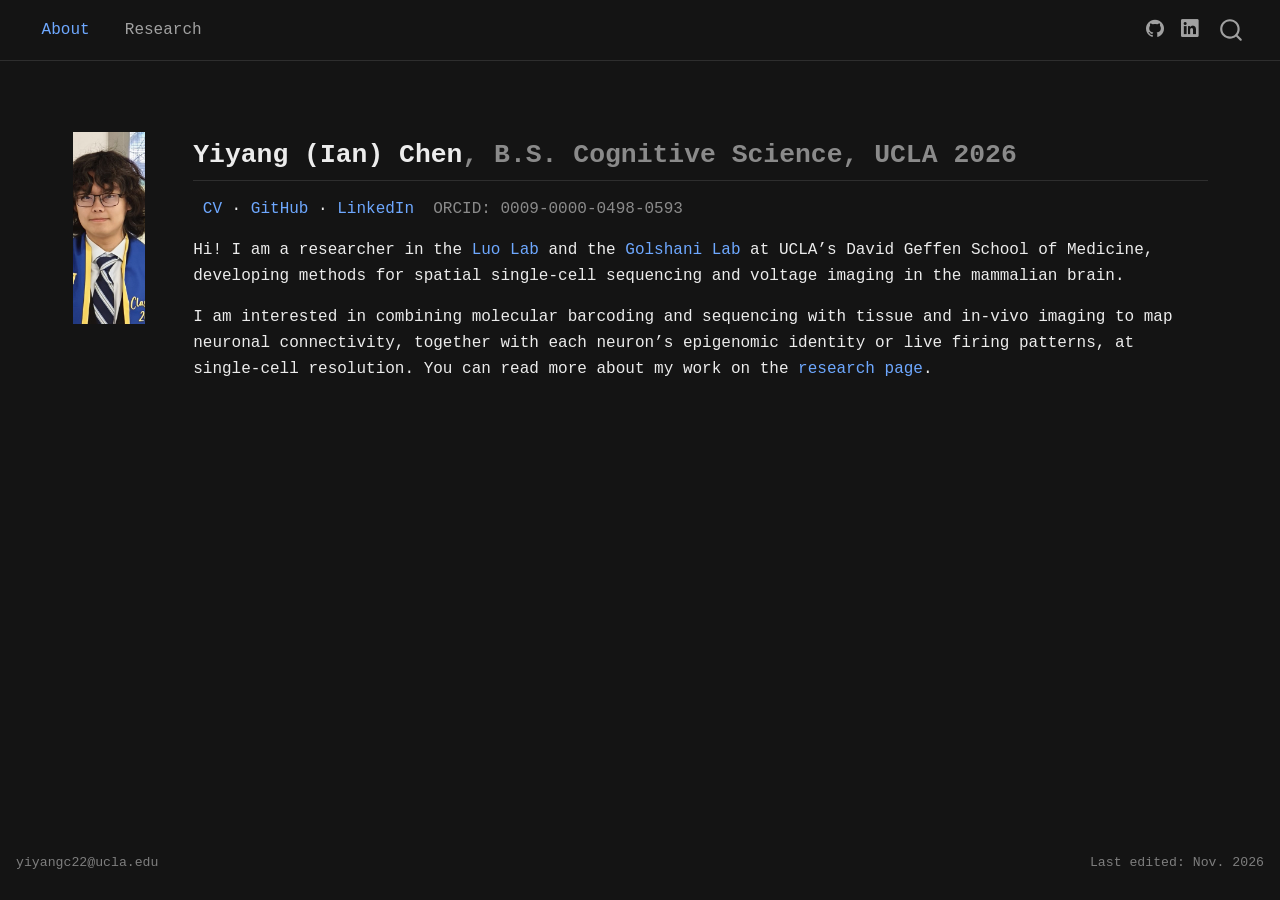
<file: docs/index.html>
<!DOCTYPE html>
<html xmlns="http://www.w3.org/1999/xhtml" lang="en" xml:lang="en"><head>

<meta charset="utf-8">
<meta name="generator" content="quarto-1.8.25">

<meta name="viewport" content="width=device-width, initial-scale=1.0, user-scalable=yes">


<title>About - Yiyang Chen</title>
<style>
code{white-space: pre-wrap;}
span.smallcaps{font-variant: small-caps;}
div.columns{display: flex; gap: min(4vw, 1.5em);}
div.column{flex: auto; overflow-x: auto;}
div.hanging-indent{margin-left: 1.5em; text-indent: -1.5em;}
ul.task-list{list-style: none;}
ul.task-list li input[type="checkbox"] {
  width: 0.8em;
  margin: 0 0.8em 0.2em -1em; /* quarto-specific, see https://github.com/quarto-dev/quarto-cli/issues/4556 */ 
  vertical-align: middle;
}
</style>


<script src="site_libs/quarto-nav/quarto-nav.js"></script>
<script src="site_libs/clipboard/clipboard.min.js"></script>
<script src="site_libs/quarto-search/autocomplete.umd.js"></script>
<script src="site_libs/quarto-search/fuse.min.js"></script>
<script src="site_libs/quarto-search/quarto-search.js"></script>
<meta name="quarto:offset" content="./">
<link href="./images/favicon.png" rel="icon" type="image/png">
<script src="site_libs/quarto-html/quarto.js" type="module"></script>
<script src="site_libs/quarto-html/tabsets/tabsets.js" type="module"></script>
<script src="site_libs/quarto-html/axe/axe-check.js" type="module"></script>
<script src="site_libs/quarto-html/popper.min.js"></script>
<script src="site_libs/quarto-html/tippy.umd.min.js"></script>
<script src="site_libs/quarto-html/anchor.min.js"></script>
<link href="site_libs/quarto-html/tippy.css" rel="stylesheet">
<link href="site_libs/quarto-html/quarto-syntax-highlighting-dark-5c21340bcb3b1b4e950610523fa1ad9a.css" rel="stylesheet" id="quarto-text-highlighting-styles">
<script src="site_libs/bootstrap/bootstrap.min.js"></script>
<link href="site_libs/bootstrap/bootstrap-icons.css" rel="stylesheet">
<link href="site_libs/bootstrap/bootstrap-53f50ae019058de80d98bcae529fa618.min.css" rel="stylesheet" append-hash="true" id="quarto-bootstrap" data-mode="dark">
<script id="quarto-search-options" type="application/json">{
  "location": "navbar",
  "copy-button": false,
  "collapse-after": 3,
  "panel-placement": "end",
  "type": "overlay",
  "limit": 50,
  "keyboard-shortcut": [
    "f",
    "/",
    "s"
  ],
  "show-item-context": false,
  "language": {
    "search-no-results-text": "No results",
    "search-matching-documents-text": "matching documents",
    "search-copy-link-title": "Copy link to search",
    "search-hide-matches-text": "Hide additional matches",
    "search-more-match-text": "more match in this document",
    "search-more-matches-text": "more matches in this document",
    "search-clear-button-title": "Clear",
    "search-text-placeholder": "",
    "search-detached-cancel-button-title": "Cancel",
    "search-submit-button-title": "Submit",
    "search-label": "Search"
  }
}</script>


</head>

<body class="nav-fixed quarto-light">

<div id="quarto-search-results"></div>
  <header id="quarto-header" class="headroom fixed-top">
    <nav class="navbar navbar-expand-lg " data-bs-theme="dark">
      <div class="navbar-container container-fluid">
      <div class="navbar-brand-container mx-auto">
    <a href="./index.html" class="navbar-brand navbar-brand-logo">
    </a>
  </div>
            <div id="quarto-search" class="" title="Search"></div>
          <button class="navbar-toggler" type="button" data-bs-toggle="collapse" data-bs-target="#navbarCollapse" aria-controls="navbarCollapse" role="menu" aria-expanded="false" aria-label="Toggle navigation" onclick="if (window.quartoToggleHeadroom) { window.quartoToggleHeadroom(); }">
  <span class="navbar-toggler-icon"></span>
</button>
          <div class="collapse navbar-collapse" id="navbarCollapse">
            <ul class="navbar-nav navbar-nav-scroll me-auto">
  <li class="nav-item">
    <a class="nav-link active" href="./index.html" aria-current="page"> 
<span class="menu-text">About</span></a>
  </li>  
  <li class="nav-item">
    <a class="nav-link" href="./research.html"> 
<span class="menu-text">Research</span></a>
  </li>  
</ul>
            <ul class="navbar-nav navbar-nav-scroll ms-auto">
  <li class="nav-item compact">
    <a class="nav-link" href="https://github.com/yiyangc22"> <i class="bi bi-github" role="img" aria-label="GitHub">
</i> 
<span class="menu-text"></span></a>
  </li>  
  <li class="nav-item compact">
    <a class="nav-link" href="https://linkedin.com/in/ianchen5432953"> <i class="bi bi-linkedin" role="img" aria-label="LinkedIn">
</i> 
<span class="menu-text"></span></a>
  </li>  
</ul>
          </div> <!-- /navcollapse -->
            <div class="quarto-navbar-tools">
</div>
      </div> <!-- /container-fluid -->
    </nav>
</header>
<!-- content -->
<div id="quarto-content" class="quarto-container page-columns page-rows-contents page-layout-full page-navbar">
<!-- sidebar -->
<!-- margin-sidebar -->
    
<!-- main -->
<main class="content column-page" id="quarto-document-content"><header id="title-block-header" class="quarto-title-block"></header>




<div class="hero">
<p><br> <img src="images/portrait.jpg" class="portrait img-fluid"></p>
<section id="yiyang-ian-chen-b.s.-cognitive-science-ucla-2026" class="level2">
<h2 class="anchored" data-anchor-id="yiyang-ian-chen-b.s.-cognitive-science-ucla-2026">Yiyang (Ian) Chen<span style="color: rgba(255,255,255,0.5);">, B.S. Cognitive Science, UCLA 2026</span></h2>
<p>&nbsp;<a href="files/CV_A08.pdf">CV</a> · <a href="https://github.com/yiyangc22">GitHub</a> · <a href="https://www.linkedin.com/in/ianchen5432953/">LinkedIn</a>&nbsp;&nbsp;<span style="color: rgba(255,255,255,0.5);">ORCID: 0009-0000-0498-0593</span></p>
<p>Hi! I am a researcher in the <a href="https://luogenomics.github.io/">Luo Lab</a> and the <a href="https://golshanilab.neurology.ucla.edu/">Golshani Lab</a> at UCLA’s David Geffen School of Medicine, developing methods for spatial single-cell sequencing and voltage imaging in the mammalian brain.</p>
<p>I am interested in combining molecular barcoding and sequencing with tissue and in-vivo imaging to map neuronal connectivity, together with each neuron’s epigenomic identity or live firing patterns, at single-cell resolution. You can read more about my work on the <a href="./research.html">research page</a>.</p>
</section>
</div>



</main> <!-- /main -->
<script id="quarto-html-after-body" type="application/javascript">
  window.document.addEventListener("DOMContentLoaded", function (event) {
    const icon = "";
    const anchorJS = new window.AnchorJS();
    anchorJS.options = {
      placement: 'right',
      icon: icon
    };
    anchorJS.add('.anchored');
    const isCodeAnnotation = (el) => {
      for (const clz of el.classList) {
        if (clz.startsWith('code-annotation-')) {                     
          return true;
        }
      }
      return false;
    }
    const onCopySuccess = function(e) {
      // button target
      const button = e.trigger;
      // don't keep focus
      button.blur();
      // flash "checked"
      button.classList.add('code-copy-button-checked');
      var currentTitle = button.getAttribute("title");
      button.setAttribute("title", "Copied!");
      let tooltip;
      if (window.bootstrap) {
        button.setAttribute("data-bs-toggle", "tooltip");
        button.setAttribute("data-bs-placement", "left");
        button.setAttribute("data-bs-title", "Copied!");
        tooltip = new bootstrap.Tooltip(button, 
          { trigger: "manual", 
            customClass: "code-copy-button-tooltip",
            offset: [0, -8]});
        tooltip.show();    
      }
      setTimeout(function() {
        if (tooltip) {
          tooltip.hide();
          button.removeAttribute("data-bs-title");
          button.removeAttribute("data-bs-toggle");
          button.removeAttribute("data-bs-placement");
        }
        button.setAttribute("title", currentTitle);
        button.classList.remove('code-copy-button-checked');
      }, 1000);
      // clear code selection
      e.clearSelection();
    }
    const getTextToCopy = function(trigger) {
      const outerScaffold = trigger.parentElement.cloneNode(true);
      const codeEl = outerScaffold.querySelector('code');
      for (const childEl of codeEl.children) {
        if (isCodeAnnotation(childEl)) {
          childEl.remove();
        }
      }
      return codeEl.innerText;
    }
    const clipboard = new window.ClipboardJS('.code-copy-button:not([data-in-quarto-modal])', {
      text: getTextToCopy
    });
    clipboard.on('success', onCopySuccess);
    if (window.document.getElementById('quarto-embedded-source-code-modal')) {
      const clipboardModal = new window.ClipboardJS('.code-copy-button[data-in-quarto-modal]', {
        text: getTextToCopy,
        container: window.document.getElementById('quarto-embedded-source-code-modal')
      });
      clipboardModal.on('success', onCopySuccess);
    }
      var localhostRegex = new RegExp(/^(?:http|https):\/\/localhost\:?[0-9]*\//);
      var mailtoRegex = new RegExp(/^mailto:/);
        var filterRegex = new RegExp('/' + window.location.host + '/');
      var isInternal = (href) => {
          return filterRegex.test(href) || localhostRegex.test(href) || mailtoRegex.test(href);
      }
      // Inspect non-navigation links and adorn them if external
     var links = window.document.querySelectorAll('a[href]:not(.nav-link):not(.navbar-brand):not(.toc-action):not(.sidebar-link):not(.sidebar-item-toggle):not(.pagination-link):not(.no-external):not([aria-hidden]):not(.dropdown-item):not(.quarto-navigation-tool):not(.about-link)');
      for (var i=0; i<links.length; i++) {
        const link = links[i];
        if (!isInternal(link.href)) {
          // undo the damage that might have been done by quarto-nav.js in the case of
          // links that we want to consider external
          if (link.dataset.originalHref !== undefined) {
            link.href = link.dataset.originalHref;
          }
        }
      }
    function tippyHover(el, contentFn, onTriggerFn, onUntriggerFn) {
      const config = {
        allowHTML: true,
        maxWidth: 500,
        delay: 100,
        arrow: false,
        appendTo: function(el) {
            return el.parentElement;
        },
        interactive: true,
        interactiveBorder: 10,
        theme: 'quarto',
        placement: 'bottom-start',
      };
      if (contentFn) {
        config.content = contentFn;
      }
      if (onTriggerFn) {
        config.onTrigger = onTriggerFn;
      }
      if (onUntriggerFn) {
        config.onUntrigger = onUntriggerFn;
      }
      window.tippy(el, config); 
    }
    const noterefs = window.document.querySelectorAll('a[role="doc-noteref"]');
    for (var i=0; i<noterefs.length; i++) {
      const ref = noterefs[i];
      tippyHover(ref, function() {
        // use id or data attribute instead here
        let href = ref.getAttribute('data-footnote-href') || ref.getAttribute('href');
        try { href = new URL(href).hash; } catch {}
        const id = href.replace(/^#\/?/, "");
        const note = window.document.getElementById(id);
        if (note) {
          return note.innerHTML;
        } else {
          return "";
        }
      });
    }
    const xrefs = window.document.querySelectorAll('a.quarto-xref');
    const processXRef = (id, note) => {
      // Strip column container classes
      const stripColumnClz = (el) => {
        el.classList.remove("page-full", "page-columns");
        if (el.children) {
          for (const child of el.children) {
            stripColumnClz(child);
          }
        }
      }
      stripColumnClz(note)
      if (id === null || id.startsWith('sec-')) {
        // Special case sections, only their first couple elements
        const container = document.createElement("div");
        if (note.children && note.children.length > 2) {
          container.appendChild(note.children[0].cloneNode(true));
          for (let i = 1; i < note.children.length; i++) {
            const child = note.children[i];
            if (child.tagName === "P" && child.innerText === "") {
              continue;
            } else {
              container.appendChild(child.cloneNode(true));
              break;
            }
          }
          if (window.Quarto?.typesetMath) {
            window.Quarto.typesetMath(container);
          }
          return container.innerHTML
        } else {
          if (window.Quarto?.typesetMath) {
            window.Quarto.typesetMath(note);
          }
          return note.innerHTML;
        }
      } else {
        // Remove any anchor links if they are present
        const anchorLink = note.querySelector('a.anchorjs-link');
        if (anchorLink) {
          anchorLink.remove();
        }
        if (window.Quarto?.typesetMath) {
          window.Quarto.typesetMath(note);
        }
        if (note.classList.contains("callout")) {
          return note.outerHTML;
        } else {
          return note.innerHTML;
        }
      }
    }
    for (var i=0; i<xrefs.length; i++) {
      const xref = xrefs[i];
      tippyHover(xref, undefined, function(instance) {
        instance.disable();
        let url = xref.getAttribute('href');
        let hash = undefined; 
        if (url.startsWith('#')) {
          hash = url;
        } else {
          try { hash = new URL(url).hash; } catch {}
        }
        if (hash) {
          const id = hash.replace(/^#\/?/, "");
          const note = window.document.getElementById(id);
          if (note !== null) {
            try {
              const html = processXRef(id, note.cloneNode(true));
              instance.setContent(html);
            } finally {
              instance.enable();
              instance.show();
            }
          } else {
            // See if we can fetch this
            fetch(url.split('#')[0])
            .then(res => res.text())
            .then(html => {
              const parser = new DOMParser();
              const htmlDoc = parser.parseFromString(html, "text/html");
              const note = htmlDoc.getElementById(id);
              if (note !== null) {
                const html = processXRef(id, note);
                instance.setContent(html);
              } 
            }).finally(() => {
              instance.enable();
              instance.show();
            });
          }
        } else {
          // See if we can fetch a full url (with no hash to target)
          // This is a special case and we should probably do some content thinning / targeting
          fetch(url)
          .then(res => res.text())
          .then(html => {
            const parser = new DOMParser();
            const htmlDoc = parser.parseFromString(html, "text/html");
            const note = htmlDoc.querySelector('main.content');
            if (note !== null) {
              // This should only happen for chapter cross references
              // (since there is no id in the URL)
              // remove the first header
              if (note.children.length > 0 && note.children[0].tagName === "HEADER") {
                note.children[0].remove();
              }
              const html = processXRef(null, note);
              instance.setContent(html);
            } 
          }).finally(() => {
            instance.enable();
            instance.show();
          });
        }
      }, function(instance) {
      });
    }
        let selectedAnnoteEl;
        const selectorForAnnotation = ( cell, annotation) => {
          let cellAttr = 'data-code-cell="' + cell + '"';
          let lineAttr = 'data-code-annotation="' +  annotation + '"';
          const selector = 'span[' + cellAttr + '][' + lineAttr + ']';
          return selector;
        }
        const selectCodeLines = (annoteEl) => {
          const doc = window.document;
          const targetCell = annoteEl.getAttribute("data-target-cell");
          const targetAnnotation = annoteEl.getAttribute("data-target-annotation");
          const annoteSpan = window.document.querySelector(selectorForAnnotation(targetCell, targetAnnotation));
          const lines = annoteSpan.getAttribute("data-code-lines").split(",");
          const lineIds = lines.map((line) => {
            return targetCell + "-" + line;
          })
          let top = null;
          let height = null;
          let parent = null;
          if (lineIds.length > 0) {
              //compute the position of the single el (top and bottom and make a div)
              const el = window.document.getElementById(lineIds[0]);
              top = el.offsetTop;
              height = el.offsetHeight;
              parent = el.parentElement.parentElement;
            if (lineIds.length > 1) {
              const lastEl = window.document.getElementById(lineIds[lineIds.length - 1]);
              const bottom = lastEl.offsetTop + lastEl.offsetHeight;
              height = bottom - top;
            }
            if (top !== null && height !== null && parent !== null) {
              // cook up a div (if necessary) and position it 
              let div = window.document.getElementById("code-annotation-line-highlight");
              if (div === null) {
                div = window.document.createElement("div");
                div.setAttribute("id", "code-annotation-line-highlight");
                div.style.position = 'absolute';
                parent.appendChild(div);
              }
              div.style.top = top - 2 + "px";
              div.style.height = height + 4 + "px";
              div.style.left = 0;
              let gutterDiv = window.document.getElementById("code-annotation-line-highlight-gutter");
              if (gutterDiv === null) {
                gutterDiv = window.document.createElement("div");
                gutterDiv.setAttribute("id", "code-annotation-line-highlight-gutter");
                gutterDiv.style.position = 'absolute';
                const codeCell = window.document.getElementById(targetCell);
                const gutter = codeCell.querySelector('.code-annotation-gutter');
                gutter.appendChild(gutterDiv);
              }
              gutterDiv.style.top = top - 2 + "px";
              gutterDiv.style.height = height + 4 + "px";
            }
            selectedAnnoteEl = annoteEl;
          }
        };
        const unselectCodeLines = () => {
          const elementsIds = ["code-annotation-line-highlight", "code-annotation-line-highlight-gutter"];
          elementsIds.forEach((elId) => {
            const div = window.document.getElementById(elId);
            if (div) {
              div.remove();
            }
          });
          selectedAnnoteEl = undefined;
        };
          // Handle positioning of the toggle
      window.addEventListener(
        "resize",
        throttle(() => {
          elRect = undefined;
          if (selectedAnnoteEl) {
            selectCodeLines(selectedAnnoteEl);
          }
        }, 10)
      );
      function throttle(fn, ms) {
      let throttle = false;
      let timer;
        return (...args) => {
          if(!throttle) { // first call gets through
              fn.apply(this, args);
              throttle = true;
          } else { // all the others get throttled
              if(timer) clearTimeout(timer); // cancel #2
              timer = setTimeout(() => {
                fn.apply(this, args);
                timer = throttle = false;
              }, ms);
          }
        };
      }
        // Attach click handler to the DT
        const annoteDls = window.document.querySelectorAll('dt[data-target-cell]');
        for (const annoteDlNode of annoteDls) {
          annoteDlNode.addEventListener('click', (event) => {
            const clickedEl = event.target;
            if (clickedEl !== selectedAnnoteEl) {
              unselectCodeLines();
              const activeEl = window.document.querySelector('dt[data-target-cell].code-annotation-active');
              if (activeEl) {
                activeEl.classList.remove('code-annotation-active');
              }
              selectCodeLines(clickedEl);
              clickedEl.classList.add('code-annotation-active');
            } else {
              // Unselect the line
              unselectCodeLines();
              clickedEl.classList.remove('code-annotation-active');
            }
          });
        }
    const findCites = (el) => {
      const parentEl = el.parentElement;
      if (parentEl) {
        const cites = parentEl.dataset.cites;
        if (cites) {
          return {
            el,
            cites: cites.split(' ')
          };
        } else {
          return findCites(el.parentElement)
        }
      } else {
        return undefined;
      }
    };
    var bibliorefs = window.document.querySelectorAll('a[role="doc-biblioref"]');
    for (var i=0; i<bibliorefs.length; i++) {
      const ref = bibliorefs[i];
      const citeInfo = findCites(ref);
      if (citeInfo) {
        tippyHover(citeInfo.el, function() {
          var popup = window.document.createElement('div');
          citeInfo.cites.forEach(function(cite) {
            var citeDiv = window.document.createElement('div');
            citeDiv.classList.add('hanging-indent');
            citeDiv.classList.add('csl-entry');
            var biblioDiv = window.document.getElementById('ref-' + cite);
            if (biblioDiv) {
              citeDiv.innerHTML = biblioDiv.innerHTML;
            }
            popup.appendChild(citeDiv);
          });
          return popup.innerHTML;
        });
      }
    }
  });
  </script>
</div> <!-- /content -->
<footer class="footer">
  <div class="nav-footer">
    <div class="nav-footer-left">
<p><a href="mailto:yiyangc22@ucla.edu">yiyangc22@ucla.edu</a></p>
</div>   
    <div class="nav-footer-center">
      &nbsp;
    </div>
    <div class="nav-footer-right">
<p>Last edited: Nov.&nbsp;2026</p>
</div>
  </div>
</footer>




</body></html>
</file>
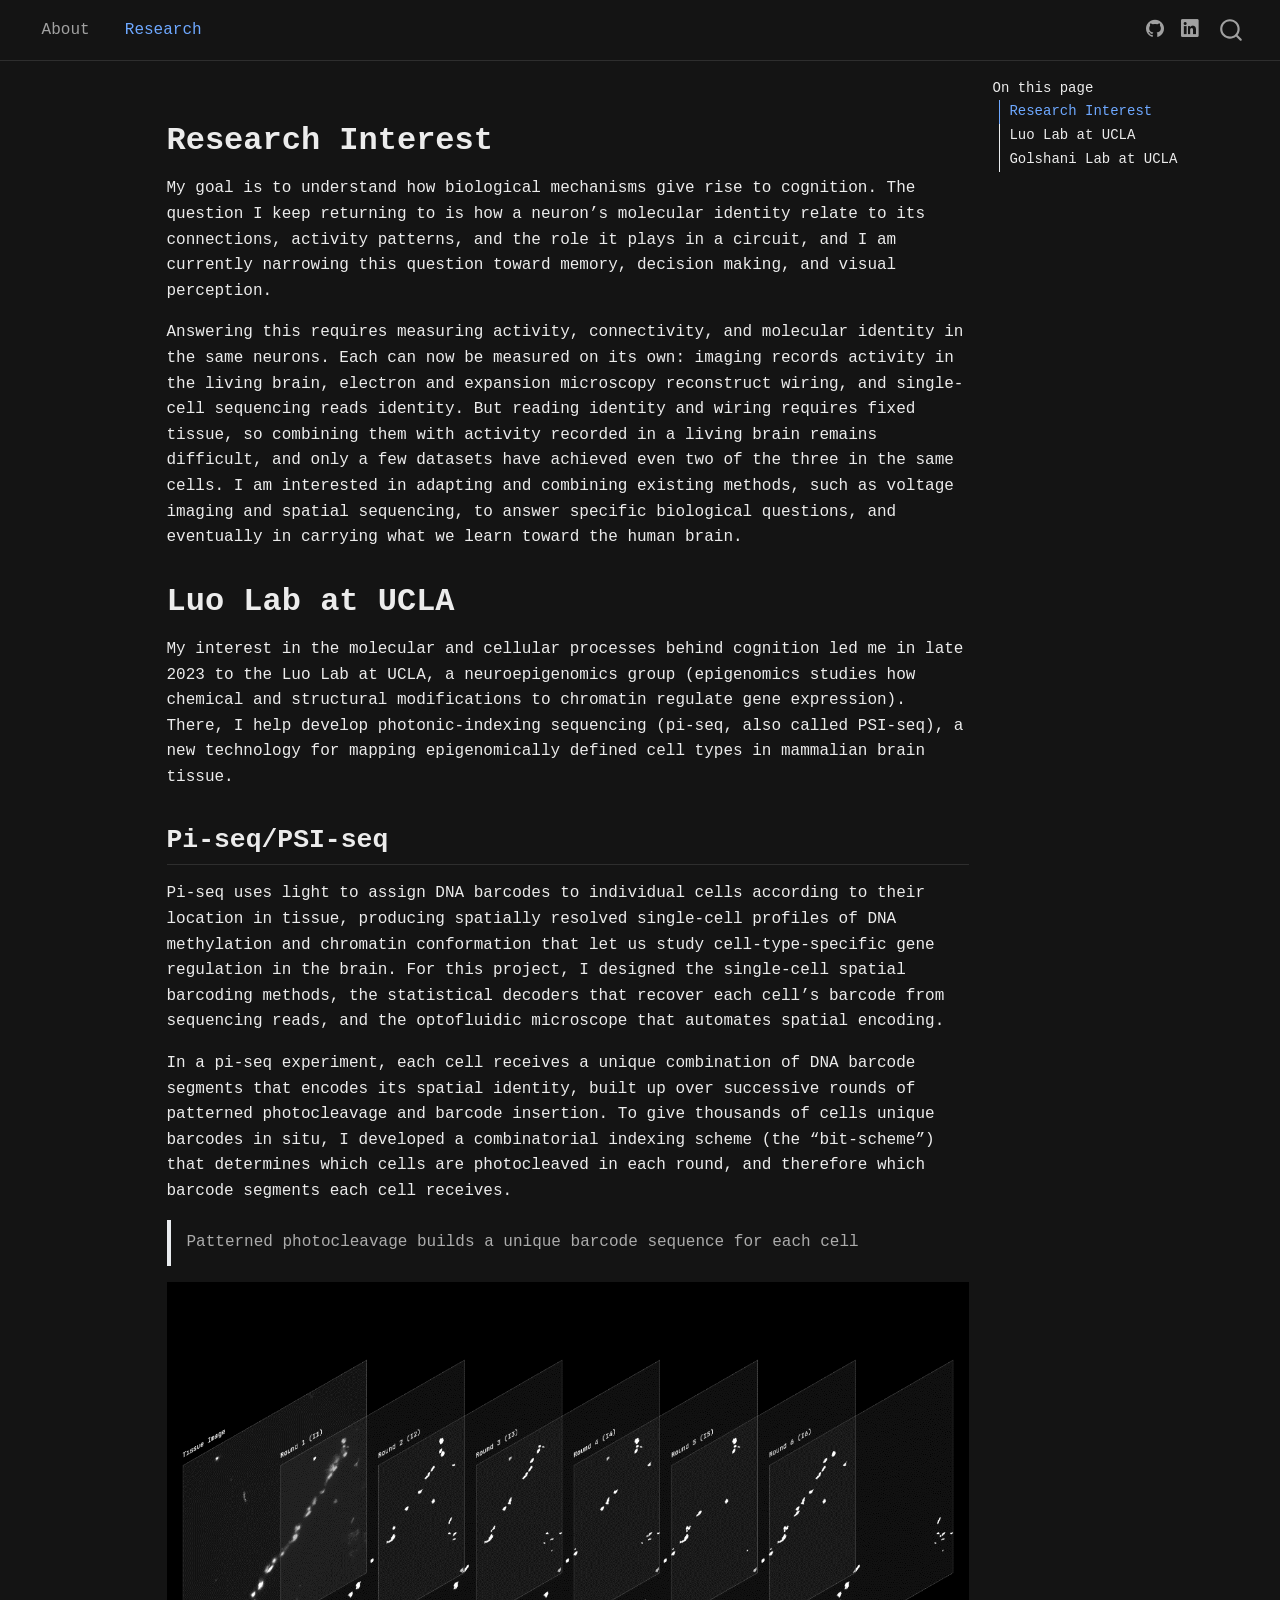
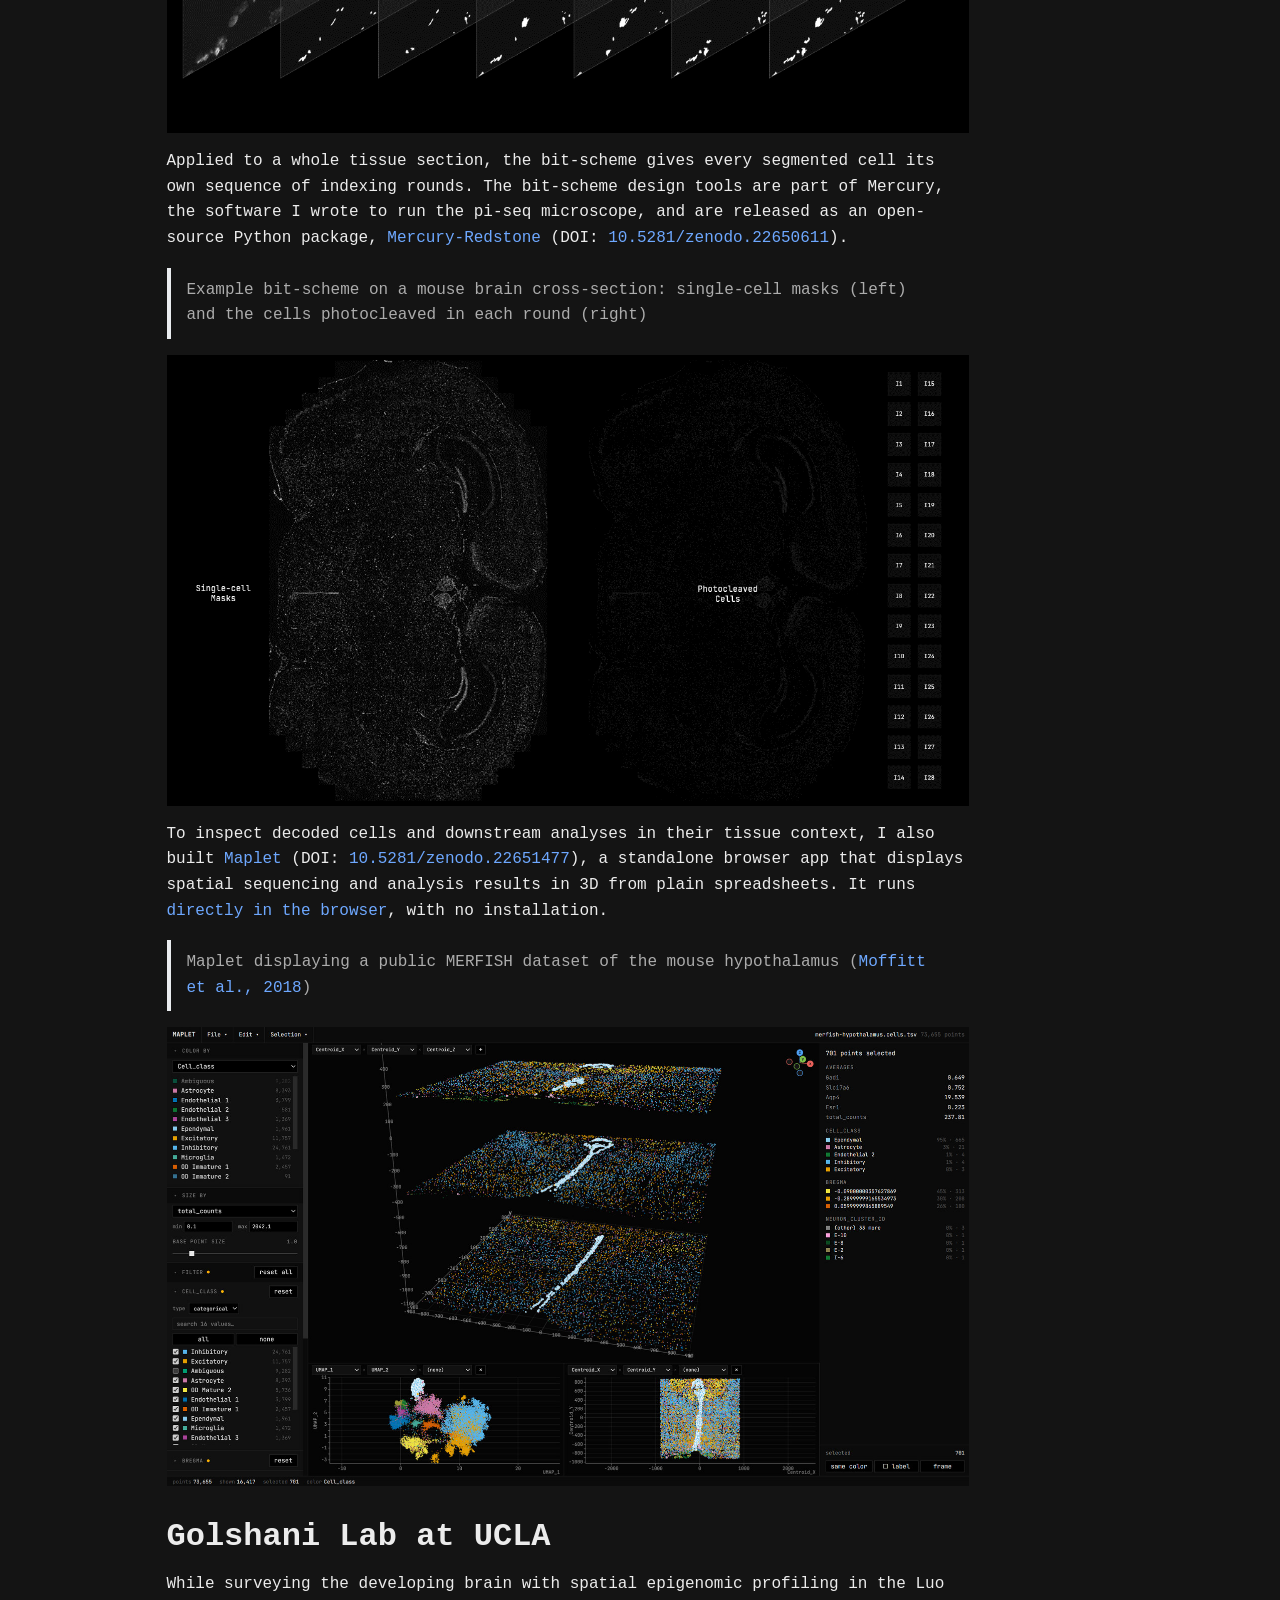
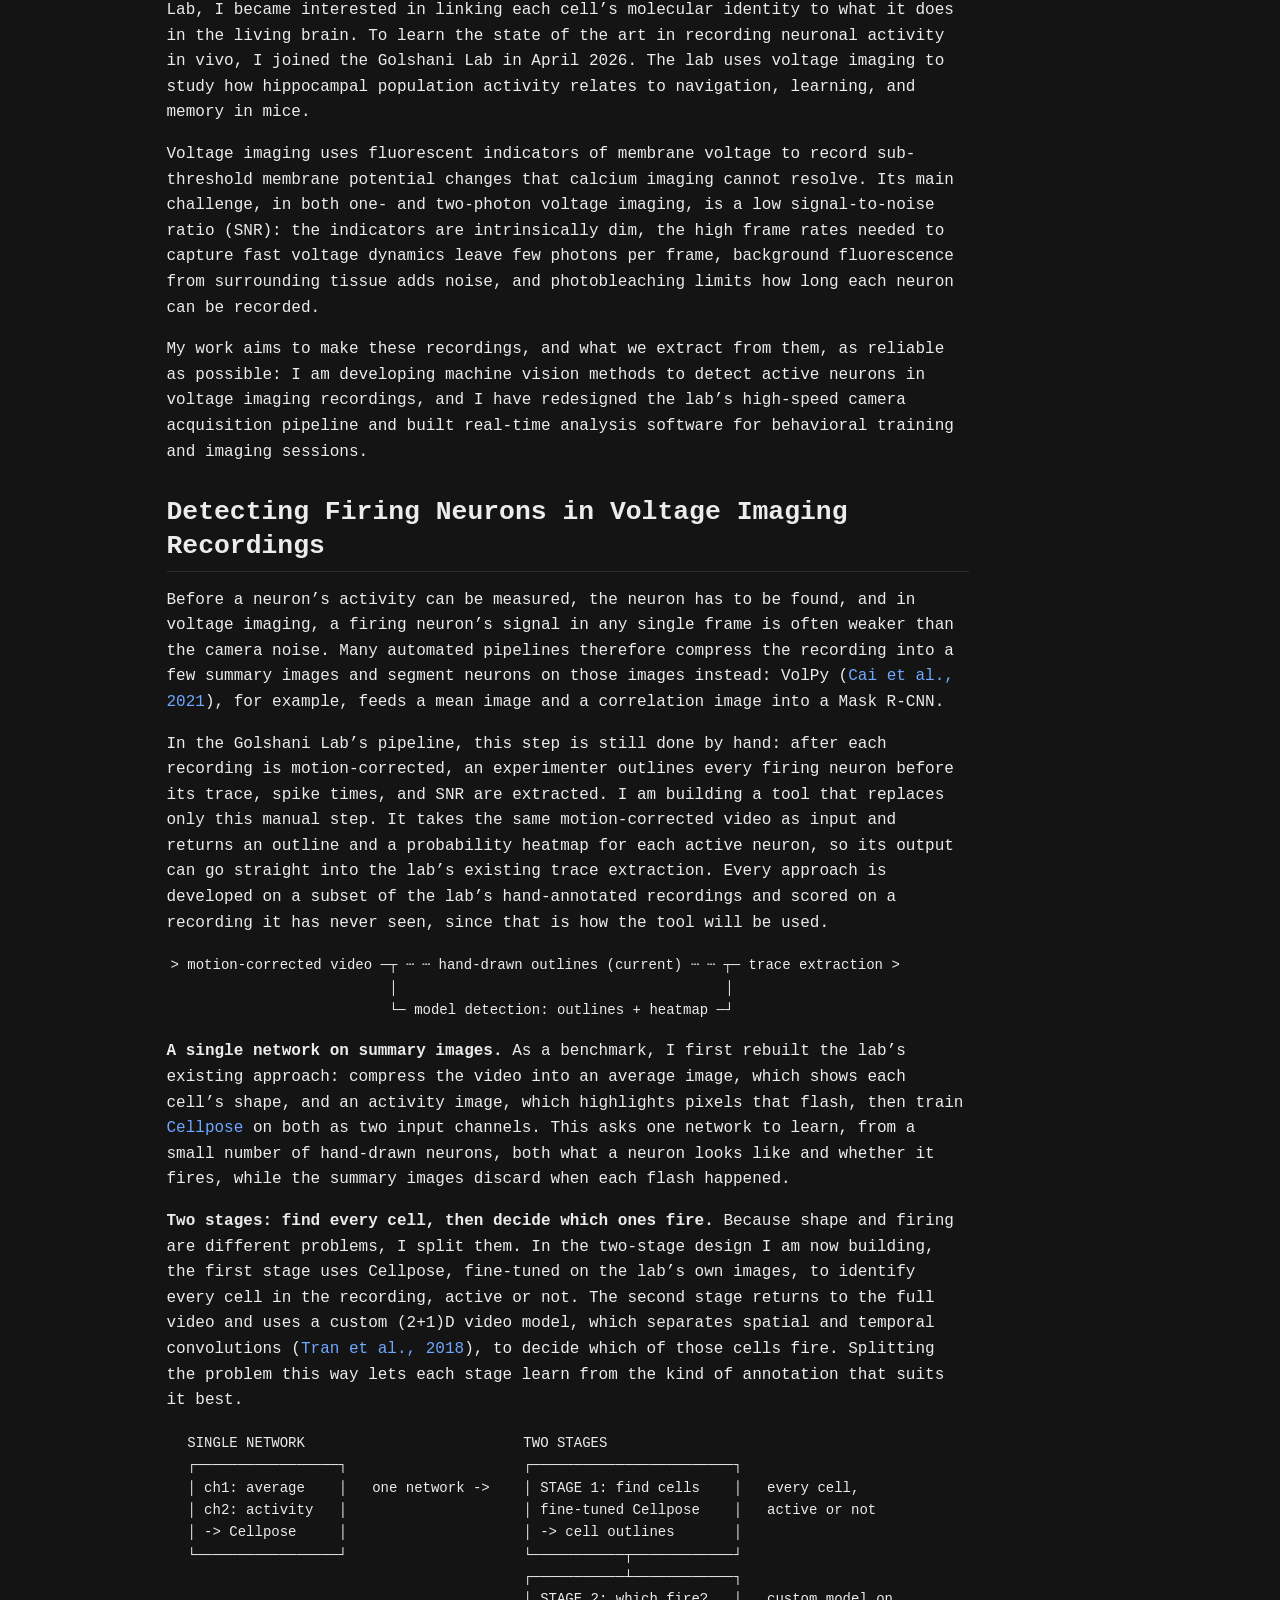
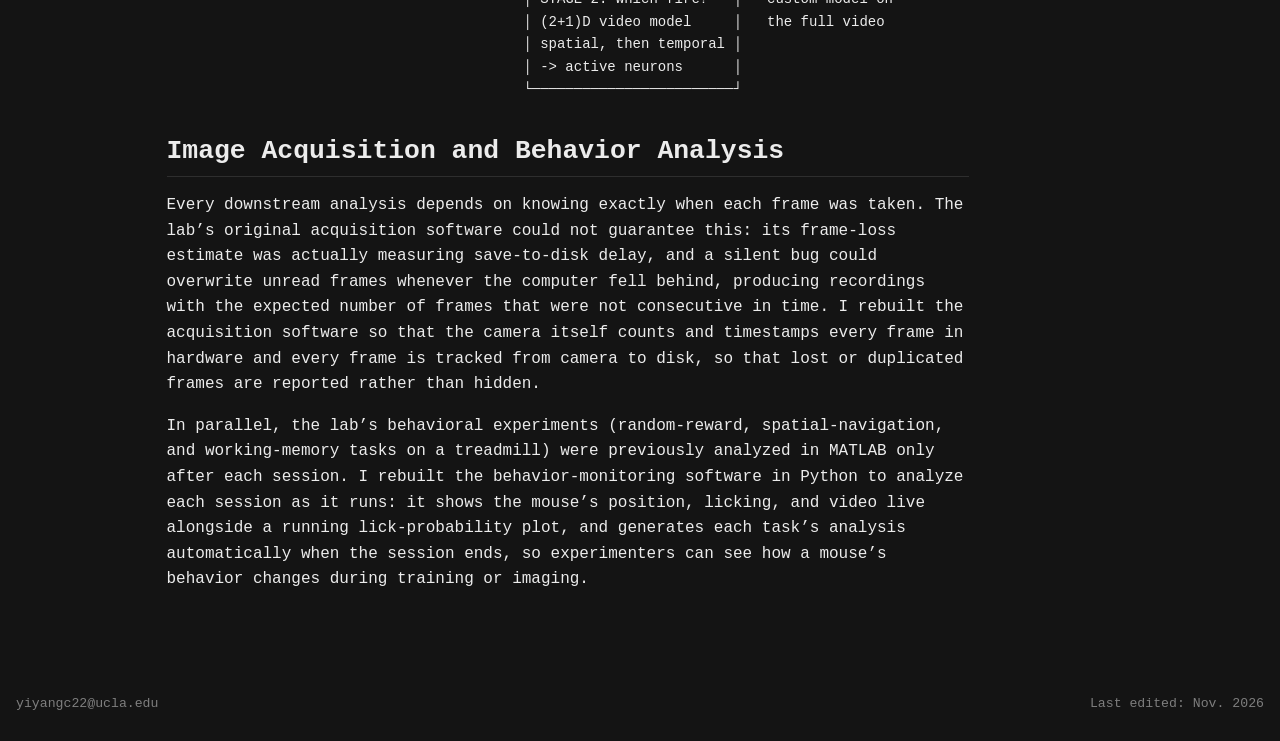
<file: docs/research.html>
<!DOCTYPE html>
<html xmlns="http://www.w3.org/1999/xhtml" lang="en" xml:lang="en"><head>

<meta charset="utf-8">
<meta name="generator" content="quarto-1.8.25">

<meta name="viewport" content="width=device-width, initial-scale=1.0, user-scalable=yes">


<title>Research - Yiyang Chen</title>
<style>
code{white-space: pre-wrap;}
span.smallcaps{font-variant: small-caps;}
div.columns{display: flex; gap: min(4vw, 1.5em);}
div.column{flex: auto; overflow-x: auto;}
div.hanging-indent{margin-left: 1.5em; text-indent: -1.5em;}
ul.task-list{list-style: none;}
ul.task-list li input[type="checkbox"] {
  width: 0.8em;
  margin: 0 0.8em 0.2em -1em; /* quarto-specific, see https://github.com/quarto-dev/quarto-cli/issues/4556 */ 
  vertical-align: middle;
}
</style>


<script src="site_libs/quarto-nav/quarto-nav.js"></script>
<script src="site_libs/clipboard/clipboard.min.js"></script>
<script src="site_libs/quarto-search/autocomplete.umd.js"></script>
<script src="site_libs/quarto-search/fuse.min.js"></script>
<script src="site_libs/quarto-search/quarto-search.js"></script>
<meta name="quarto:offset" content="./">
<link href="./images/favicon.png" rel="icon" type="image/png">
<script src="site_libs/quarto-html/quarto.js" type="module"></script>
<script src="site_libs/quarto-html/tabsets/tabsets.js" type="module"></script>
<script src="site_libs/quarto-html/axe/axe-check.js" type="module"></script>
<script src="site_libs/quarto-html/popper.min.js"></script>
<script src="site_libs/quarto-html/tippy.umd.min.js"></script>
<script src="site_libs/quarto-html/anchor.min.js"></script>
<link href="site_libs/quarto-html/tippy.css" rel="stylesheet">
<link href="site_libs/quarto-html/quarto-syntax-highlighting-dark-5c21340bcb3b1b4e950610523fa1ad9a.css" rel="stylesheet" id="quarto-text-highlighting-styles">
<script src="site_libs/bootstrap/bootstrap.min.js"></script>
<link href="site_libs/bootstrap/bootstrap-icons.css" rel="stylesheet">
<link href="site_libs/bootstrap/bootstrap-53f50ae019058de80d98bcae529fa618.min.css" rel="stylesheet" append-hash="true" id="quarto-bootstrap" data-mode="dark">
<script id="quarto-search-options" type="application/json">{
  "location": "navbar",
  "copy-button": false,
  "collapse-after": 3,
  "panel-placement": "end",
  "type": "overlay",
  "limit": 50,
  "keyboard-shortcut": [
    "f",
    "/",
    "s"
  ],
  "show-item-context": false,
  "language": {
    "search-no-results-text": "No results",
    "search-matching-documents-text": "matching documents",
    "search-copy-link-title": "Copy link to search",
    "search-hide-matches-text": "Hide additional matches",
    "search-more-match-text": "more match in this document",
    "search-more-matches-text": "more matches in this document",
    "search-clear-button-title": "Clear",
    "search-text-placeholder": "",
    "search-detached-cancel-button-title": "Cancel",
    "search-submit-button-title": "Submit",
    "search-label": "Search"
  }
}</script>


</head>

<body class="nav-fixed quarto-light">

<div id="quarto-search-results"></div>
  <header id="quarto-header" class="headroom fixed-top">
    <nav class="navbar navbar-expand-lg " data-bs-theme="dark">
      <div class="navbar-container container-fluid">
      <div class="navbar-brand-container mx-auto">
    <a href="./index.html" class="navbar-brand navbar-brand-logo">
    </a>
  </div>
            <div id="quarto-search" class="" title="Search"></div>
          <button class="navbar-toggler" type="button" data-bs-toggle="collapse" data-bs-target="#navbarCollapse" aria-controls="navbarCollapse" role="menu" aria-expanded="false" aria-label="Toggle navigation" onclick="if (window.quartoToggleHeadroom) { window.quartoToggleHeadroom(); }">
  <span class="navbar-toggler-icon"></span>
</button>
          <div class="collapse navbar-collapse" id="navbarCollapse">
            <ul class="navbar-nav navbar-nav-scroll me-auto">
  <li class="nav-item">
    <a class="nav-link" href="./index.html"> 
<span class="menu-text">About</span></a>
  </li>  
  <li class="nav-item">
    <a class="nav-link active" href="./research.html" aria-current="page"> 
<span class="menu-text">Research</span></a>
  </li>  
</ul>
            <ul class="navbar-nav navbar-nav-scroll ms-auto">
  <li class="nav-item compact">
    <a class="nav-link" href="https://github.com/yiyangc22"> <i class="bi bi-github" role="img" aria-label="GitHub">
</i> 
<span class="menu-text"></span></a>
  </li>  
  <li class="nav-item compact">
    <a class="nav-link" href="https://linkedin.com/in/ianchen5432953"> <i class="bi bi-linkedin" role="img" aria-label="LinkedIn">
</i> 
<span class="menu-text"></span></a>
  </li>  
</ul>
          </div> <!-- /navcollapse -->
            <div class="quarto-navbar-tools">
</div>
      </div> <!-- /container-fluid -->
    </nav>
</header>
<!-- content -->
<div id="quarto-content" class="quarto-container page-columns page-rows-contents page-layout-article page-navbar">
<!-- sidebar -->
<!-- margin-sidebar -->
    <div id="quarto-margin-sidebar" class="sidebar margin-sidebar">
        <nav id="TOC" role="doc-toc" class="toc-active">
    <h2 id="toc-title">On this page</h2>
   
  <ul>
  <li><a href="#research-interest" id="toc-research-interest" class="nav-link active" data-scroll-target="#research-interest">Research Interest</a></li>
  <li><a href="#luo-lab-at-ucla" id="toc-luo-lab-at-ucla" class="nav-link" data-scroll-target="#luo-lab-at-ucla">Luo Lab at UCLA</a>
  <ul class="collapse">
  <li><a href="#pi-seqpsi-seq" id="toc-pi-seqpsi-seq" class="nav-link" data-scroll-target="#pi-seqpsi-seq">Pi-seq/PSI-seq</a></li>
  </ul></li>
  <li><a href="#golshani-lab-at-ucla" id="toc-golshani-lab-at-ucla" class="nav-link" data-scroll-target="#golshani-lab-at-ucla">Golshani Lab at UCLA</a>
  <ul class="collapse">
  <li><a href="#detecting-firing-neurons-in-voltage-imaging-recordings" id="toc-detecting-firing-neurons-in-voltage-imaging-recordings" class="nav-link" data-scroll-target="#detecting-firing-neurons-in-voltage-imaging-recordings">Detecting Firing Neurons in Voltage Imaging Recordings</a></li>
  <li><a href="#image-acquisition-and-behavior-analysis" id="toc-image-acquisition-and-behavior-analysis" class="nav-link" data-scroll-target="#image-acquisition-and-behavior-analysis">Image Acquisition and Behavior Analysis</a></li>
  </ul></li>
  </ul>
</nav>
    </div>
<!-- main -->
<main class="content" id="quarto-document-content"><header id="title-block-header" class="quarto-title-block"></header>




<section id="research-interest" class="level1">
<h1>Research Interest</h1>
<p>My goal is to understand how biological mechanisms give rise to cognition. The question I keep returning to is how a neuron’s molecular identity relate to its connections, activity patterns, and the role it plays in a circuit, and I am currently narrowing this question toward memory, decision making, and visual perception.</p>
<p>Answering this requires measuring activity, connectivity, and molecular identity in the same neurons. Each can now be measured on its own: imaging records activity in the living brain, electron and expansion microscopy reconstruct wiring, and single-cell sequencing reads identity. But reading identity and wiring requires fixed tissue, so combining them with activity recorded in a living brain remains difficult, and only a few datasets have achieved even two of the three in the same cells. I am interested in adapting and combining existing methods, such as voltage imaging and spatial sequencing, to answer specific biological questions, and eventually in carrying what we learn toward the human brain.</p>
</section>
<section id="luo-lab-at-ucla" class="level1">
<h1>Luo Lab at UCLA</h1>
<p>My interest in the molecular and cellular processes behind cognition led me in late 2023 to the Luo Lab at UCLA, a neuroepigenomics group (epigenomics studies how chemical and structural modifications to chromatin regulate gene expression). There, I help develop photonic-indexing sequencing (pi-seq, also called PSI-seq), a new technology for mapping epigenomically defined cell types in mammalian brain tissue.</p>
<section id="pi-seqpsi-seq" class="level2">
<h2 class="anchored" data-anchor-id="pi-seqpsi-seq">Pi-seq/PSI-seq</h2>
<p>Pi-seq uses light to assign DNA barcodes to individual cells according to their location in tissue, producing spatially resolved single-cell profiles of DNA methylation and chromatin conformation that let us study cell-type-specific gene regulation in the brain. For this project, I designed the single-cell spatial barcoding methods, the statistical decoders that recover each cell’s barcode from sequencing reads, and the optofluidic microscope that automates spatial encoding.</p>
<p>In a pi-seq experiment, each cell receives a unique combination of DNA barcode segments that encodes its spatial identity, built up over successive rounds of patterned photocleavage and barcode insertion. To give thousands of cells unique barcodes in situ, I developed a combinatorial indexing scheme (the “bit-scheme”) that determines which cells are photocleaved in each round, and therefore which barcode segments each cell receives.</p>
<blockquote class="blockquote">
Patterned photocleavage builds a unique barcode sequence for each cell
</blockquote>
<p><img src="images/luo_lab_pre_20260309_sl81-83.gif" class="img-fluid"></p>
<p>Applied to a whole tissue section, the bit-scheme gives every segmented cell its own sequence of indexing rounds. The bit-scheme design tools are part of Mercury, the software I wrote to run the pi-seq microscope, and are released as an open-source Python package, <a href="https://github.com/yiyangc22/Mercury-Redstone">Mercury-Redstone</a> (DOI: <a href="https://doi.org/10.5281/zenodo.22650611">10.5281/zenodo.22650611</a>).</p>
<blockquote class="blockquote">
Example bit-scheme on a mouse brain cross-section: single-cell masks (left) and the cells photocleaved in each round (right)
</blockquote>
<p><img src="images/luo_lab_pre_20260309_sl88-117.gif" class="img-fluid"></p>
<p>To inspect decoded cells and downstream analyses in their tissue context, I also built <a href="https://github.com/yiyangc22/Maplet">Maplet</a> (DOI: <a href="https://doi.org/10.5281/zenodo.22651477">10.5281/zenodo.22651477</a>), a standalone browser app that displays spatial sequencing and analysis results in 3D from plain spreadsheets. It runs <a href="https://yiyangc22.github.io/Maplet/">directly in the browser</a>, with no installation.</p>
<blockquote class="blockquote">
Maplet displaying a public MERFISH dataset of the mouse hypothalamus (<a href="https://doi.org/10.1126/science.aau5324">Moffitt et al., 2018</a>)
</blockquote>
<p><img src="images/maplet_2026_10_preview.jpg" class="img-fluid"></p>
</section>
</section>
<section id="golshani-lab-at-ucla" class="level1">
<h1>Golshani Lab at UCLA</h1>
<p>While surveying the developing brain with spatial epigenomic profiling in the Luo Lab, I became interested in linking each cell’s molecular identity to what it does in the living brain. To learn the state of the art in recording neuronal activity in vivo, I joined the Golshani Lab in April 2026. The lab uses voltage imaging to study how hippocampal population activity relates to navigation, learning, and memory in mice.</p>
<p>Voltage imaging uses fluorescent indicators of membrane voltage to record sub-threshold membrane potential changes that calcium imaging cannot resolve. Its main challenge, in both one- and two-photon voltage imaging, is a low signal-to-noise ratio (SNR): the indicators are intrinsically dim, the high frame rates needed to capture fast voltage dynamics leave few photons per frame, background fluorescence from surrounding tissue adds noise, and photobleaching limits how long each neuron can be recorded.</p>
<p>My work aims to make these recordings, and what we extract from them, as reliable as possible: I am developing machine vision methods to detect active neurons in voltage imaging recordings, and I have redesigned the lab’s high-speed camera acquisition pipeline and built real-time analysis software for behavioral training and imaging sessions.</p>
<section id="detecting-firing-neurons-in-voltage-imaging-recordings" class="level2">
<h2 class="anchored" data-anchor-id="detecting-firing-neurons-in-voltage-imaging-recordings">Detecting Firing Neurons in Voltage Imaging Recordings</h2>
<p>Before a neuron’s activity can be measured, the neuron has to be found, and in voltage imaging, a firing neuron’s signal in any single frame is often weaker than the camera noise. Many automated pipelines therefore compress the recording into a few summary images and segment neurons on those images instead: VolPy (<a href="https://doi.org/10.1371/journal.pcbi.1008806">Cai et al., 2021</a>), for example, feeds a mean image and a correlation image into a Mask R-CNN.</p>
<p>In the Golshani Lab’s pipeline, this step is still done by hand: after each recording is motion-corrected, an experimenter outlines every firing neuron before its trace, spike times, and SNR are extracted. I am building a tool that replaces only this manual step. It takes the same motion-corrected video as input and returns an outline and a probability heatmap for each active neuron, so its output can go straight into the lab’s existing trace extraction. Every approach is developed on a subset of the lab’s hand-annotated recordings and scored on a recording it has never seen, since that is how the tool will be used.</p>
<pre><code>&gt; motion-corrected video ─┬ ┄ ┄ hand-drawn outlines (current) ┄ ┄ ┬─ trace extraction &gt;
                          │                                       │
                          └─ model detection: outlines + heatmap ─┘</code></pre>
<p><strong>A single network on summary images.</strong> As a benchmark, I first rebuilt the lab’s existing approach: compress the video into an average image, which shows each cell’s shape, and an activity image, which highlights pixels that flash, then train <a href="https://github.com/MouseLand/cellpose">Cellpose</a> on both as two input channels. This asks one network to learn, from a small number of hand-drawn neurons, both what a neuron looks like and whether it fires, while the summary images discard when each flash happened.</p>
<p><strong>Two stages: find every cell, then decide which ones fire.</strong> Because shape and firing are different problems, I split them. In the two-stage design I am now building, the first stage uses Cellpose, fine-tuned on the lab’s own images, to identify every cell in the recording, active or not. The second stage returns to the full video and uses a custom (2+1)D video model, which separates spatial and temporal convolutions (<a href="https://doi.org/10.1109/CVPR.2018.00675">Tran et al., 2018</a>), to decide which of those cells fire. Splitting the problem this way lets each stage learn from the kind of annotation that suits it best.</p>
<pre><code>  SINGLE NETWORK                          TWO STAGES
  ┌─────────────────┐                     ┌────────────────────────┐
  │ ch1: average    │   one network -&gt;    │ STAGE 1: find cells    │   every cell,
  │ ch2: activity   │                     │ fine-tuned Cellpose    │   active or not
  │ -&gt; Cellpose     │                     │ -&gt; cell outlines       │
  └─────────────────┘                     └───────────┬────────────┘
                                          ┌───────────┴────────────┐
                                          │ STAGE 2: which fire?   │   custom model on
                                          │ (2+1)D video model     │   the full video
                                          │ spatial, then temporal │
                                          │ -&gt; active neurons      │
                                          └────────────────────────┘</code></pre>
</section>
<section id="image-acquisition-and-behavior-analysis" class="level2">
<h2 class="anchored" data-anchor-id="image-acquisition-and-behavior-analysis">Image Acquisition and Behavior Analysis</h2>
<p>Every downstream analysis depends on knowing exactly when each frame was taken. The lab’s original acquisition software could not guarantee this: its frame-loss estimate was actually measuring save-to-disk delay, and a silent bug could overwrite unread frames whenever the computer fell behind, producing recordings with the expected number of frames that were not consecutive in time. I rebuilt the acquisition software so that the camera itself counts and timestamps every frame in hardware and every frame is tracked from camera to disk, so that lost or duplicated frames are reported rather than hidden.</p>
<p>In parallel, the lab’s behavioral experiments (random-reward, spatial-navigation, and working-memory tasks on a treadmill) were previously analyzed in MATLAB only after each session. I rebuilt the behavior-monitoring software in Python to analyze each session as it runs: it shows the mouse’s position, licking, and video live alongside a running lick-probability plot, and generates each task’s analysis automatically when the session ends, so experimenters can see how a mouse’s behavior changes during training or imaging.</p>


</section>
</section>

</main> <!-- /main -->
<script id="quarto-html-after-body" type="application/javascript">
  window.document.addEventListener("DOMContentLoaded", function (event) {
    const icon = "";
    const anchorJS = new window.AnchorJS();
    anchorJS.options = {
      placement: 'right',
      icon: icon
    };
    anchorJS.add('.anchored');
    const isCodeAnnotation = (el) => {
      for (const clz of el.classList) {
        if (clz.startsWith('code-annotation-')) {                     
          return true;
        }
      }
      return false;
    }
    const onCopySuccess = function(e) {
      // button target
      const button = e.trigger;
      // don't keep focus
      button.blur();
      // flash "checked"
      button.classList.add('code-copy-button-checked');
      var currentTitle = button.getAttribute("title");
      button.setAttribute("title", "Copied!");
      let tooltip;
      if (window.bootstrap) {
        button.setAttribute("data-bs-toggle", "tooltip");
        button.setAttribute("data-bs-placement", "left");
        button.setAttribute("data-bs-title", "Copied!");
        tooltip = new bootstrap.Tooltip(button, 
          { trigger: "manual", 
            customClass: "code-copy-button-tooltip",
            offset: [0, -8]});
        tooltip.show();    
      }
      setTimeout(function() {
        if (tooltip) {
          tooltip.hide();
          button.removeAttribute("data-bs-title");
          button.removeAttribute("data-bs-toggle");
          button.removeAttribute("data-bs-placement");
        }
        button.setAttribute("title", currentTitle);
        button.classList.remove('code-copy-button-checked');
      }, 1000);
      // clear code selection
      e.clearSelection();
    }
    const getTextToCopy = function(trigger) {
      const outerScaffold = trigger.parentElement.cloneNode(true);
      const codeEl = outerScaffold.querySelector('code');
      for (const childEl of codeEl.children) {
        if (isCodeAnnotation(childEl)) {
          childEl.remove();
        }
      }
      return codeEl.innerText;
    }
    const clipboard = new window.ClipboardJS('.code-copy-button:not([data-in-quarto-modal])', {
      text: getTextToCopy
    });
    clipboard.on('success', onCopySuccess);
    if (window.document.getElementById('quarto-embedded-source-code-modal')) {
      const clipboardModal = new window.ClipboardJS('.code-copy-button[data-in-quarto-modal]', {
        text: getTextToCopy,
        container: window.document.getElementById('quarto-embedded-source-code-modal')
      });
      clipboardModal.on('success', onCopySuccess);
    }
      var localhostRegex = new RegExp(/^(?:http|https):\/\/localhost\:?[0-9]*\//);
      var mailtoRegex = new RegExp(/^mailto:/);
        var filterRegex = new RegExp('/' + window.location.host + '/');
      var isInternal = (href) => {
          return filterRegex.test(href) || localhostRegex.test(href) || mailtoRegex.test(href);
      }
      // Inspect non-navigation links and adorn them if external
     var links = window.document.querySelectorAll('a[href]:not(.nav-link):not(.navbar-brand):not(.toc-action):not(.sidebar-link):not(.sidebar-item-toggle):not(.pagination-link):not(.no-external):not([aria-hidden]):not(.dropdown-item):not(.quarto-navigation-tool):not(.about-link)');
      for (var i=0; i<links.length; i++) {
        const link = links[i];
        if (!isInternal(link.href)) {
          // undo the damage that might have been done by quarto-nav.js in the case of
          // links that we want to consider external
          if (link.dataset.originalHref !== undefined) {
            link.href = link.dataset.originalHref;
          }
        }
      }
    function tippyHover(el, contentFn, onTriggerFn, onUntriggerFn) {
      const config = {
        allowHTML: true,
        maxWidth: 500,
        delay: 100,
        arrow: false,
        appendTo: function(el) {
            return el.parentElement;
        },
        interactive: true,
        interactiveBorder: 10,
        theme: 'quarto',
        placement: 'bottom-start',
      };
      if (contentFn) {
        config.content = contentFn;
      }
      if (onTriggerFn) {
        config.onTrigger = onTriggerFn;
      }
      if (onUntriggerFn) {
        config.onUntrigger = onUntriggerFn;
      }
      window.tippy(el, config); 
    }
    const noterefs = window.document.querySelectorAll('a[role="doc-noteref"]');
    for (var i=0; i<noterefs.length; i++) {
      const ref = noterefs[i];
      tippyHover(ref, function() {
        // use id or data attribute instead here
        let href = ref.getAttribute('data-footnote-href') || ref.getAttribute('href');
        try { href = new URL(href).hash; } catch {}
        const id = href.replace(/^#\/?/, "");
        const note = window.document.getElementById(id);
        if (note) {
          return note.innerHTML;
        } else {
          return "";
        }
      });
    }
    const xrefs = window.document.querySelectorAll('a.quarto-xref');
    const processXRef = (id, note) => {
      // Strip column container classes
      const stripColumnClz = (el) => {
        el.classList.remove("page-full", "page-columns");
        if (el.children) {
          for (const child of el.children) {
            stripColumnClz(child);
          }
        }
      }
      stripColumnClz(note)
      if (id === null || id.startsWith('sec-')) {
        // Special case sections, only their first couple elements
        const container = document.createElement("div");
        if (note.children && note.children.length > 2) {
          container.appendChild(note.children[0].cloneNode(true));
          for (let i = 1; i < note.children.length; i++) {
            const child = note.children[i];
            if (child.tagName === "P" && child.innerText === "") {
              continue;
            } else {
              container.appendChild(child.cloneNode(true));
              break;
            }
          }
          if (window.Quarto?.typesetMath) {
            window.Quarto.typesetMath(container);
          }
          return container.innerHTML
        } else {
          if (window.Quarto?.typesetMath) {
            window.Quarto.typesetMath(note);
          }
          return note.innerHTML;
        }
      } else {
        // Remove any anchor links if they are present
        const anchorLink = note.querySelector('a.anchorjs-link');
        if (anchorLink) {
          anchorLink.remove();
        }
        if (window.Quarto?.typesetMath) {
          window.Quarto.typesetMath(note);
        }
        if (note.classList.contains("callout")) {
          return note.outerHTML;
        } else {
          return note.innerHTML;
        }
      }
    }
    for (var i=0; i<xrefs.length; i++) {
      const xref = xrefs[i];
      tippyHover(xref, undefined, function(instance) {
        instance.disable();
        let url = xref.getAttribute('href');
        let hash = undefined; 
        if (url.startsWith('#')) {
          hash = url;
        } else {
          try { hash = new URL(url).hash; } catch {}
        }
        if (hash) {
          const id = hash.replace(/^#\/?/, "");
          const note = window.document.getElementById(id);
          if (note !== null) {
            try {
              const html = processXRef(id, note.cloneNode(true));
              instance.setContent(html);
            } finally {
              instance.enable();
              instance.show();
            }
          } else {
            // See if we can fetch this
            fetch(url.split('#')[0])
            .then(res => res.text())
            .then(html => {
              const parser = new DOMParser();
              const htmlDoc = parser.parseFromString(html, "text/html");
              const note = htmlDoc.getElementById(id);
              if (note !== null) {
                const html = processXRef(id, note);
                instance.setContent(html);
              } 
            }).finally(() => {
              instance.enable();
              instance.show();
            });
          }
        } else {
          // See if we can fetch a full url (with no hash to target)
          // This is a special case and we should probably do some content thinning / targeting
          fetch(url)
          .then(res => res.text())
          .then(html => {
            const parser = new DOMParser();
            const htmlDoc = parser.parseFromString(html, "text/html");
            const note = htmlDoc.querySelector('main.content');
            if (note !== null) {
              // This should only happen for chapter cross references
              // (since there is no id in the URL)
              // remove the first header
              if (note.children.length > 0 && note.children[0].tagName === "HEADER") {
                note.children[0].remove();
              }
              const html = processXRef(null, note);
              instance.setContent(html);
            } 
          }).finally(() => {
            instance.enable();
            instance.show();
          });
        }
      }, function(instance) {
      });
    }
        let selectedAnnoteEl;
        const selectorForAnnotation = ( cell, annotation) => {
          let cellAttr = 'data-code-cell="' + cell + '"';
          let lineAttr = 'data-code-annotation="' +  annotation + '"';
          const selector = 'span[' + cellAttr + '][' + lineAttr + ']';
          return selector;
        }
        const selectCodeLines = (annoteEl) => {
          const doc = window.document;
          const targetCell = annoteEl.getAttribute("data-target-cell");
          const targetAnnotation = annoteEl.getAttribute("data-target-annotation");
          const annoteSpan = window.document.querySelector(selectorForAnnotation(targetCell, targetAnnotation));
          const lines = annoteSpan.getAttribute("data-code-lines").split(",");
          const lineIds = lines.map((line) => {
            return targetCell + "-" + line;
          })
          let top = null;
          let height = null;
          let parent = null;
          if (lineIds.length > 0) {
              //compute the position of the single el (top and bottom and make a div)
              const el = window.document.getElementById(lineIds[0]);
              top = el.offsetTop;
              height = el.offsetHeight;
              parent = el.parentElement.parentElement;
            if (lineIds.length > 1) {
              const lastEl = window.document.getElementById(lineIds[lineIds.length - 1]);
              const bottom = lastEl.offsetTop + lastEl.offsetHeight;
              height = bottom - top;
            }
            if (top !== null && height !== null && parent !== null) {
              // cook up a div (if necessary) and position it 
              let div = window.document.getElementById("code-annotation-line-highlight");
              if (div === null) {
                div = window.document.createElement("div");
                div.setAttribute("id", "code-annotation-line-highlight");
                div.style.position = 'absolute';
                parent.appendChild(div);
              }
              div.style.top = top - 2 + "px";
              div.style.height = height + 4 + "px";
              div.style.left = 0;
              let gutterDiv = window.document.getElementById("code-annotation-line-highlight-gutter");
              if (gutterDiv === null) {
                gutterDiv = window.document.createElement("div");
                gutterDiv.setAttribute("id", "code-annotation-line-highlight-gutter");
                gutterDiv.style.position = 'absolute';
                const codeCell = window.document.getElementById(targetCell);
                const gutter = codeCell.querySelector('.code-annotation-gutter');
                gutter.appendChild(gutterDiv);
              }
              gutterDiv.style.top = top - 2 + "px";
              gutterDiv.style.height = height + 4 + "px";
            }
            selectedAnnoteEl = annoteEl;
          }
        };
        const unselectCodeLines = () => {
          const elementsIds = ["code-annotation-line-highlight", "code-annotation-line-highlight-gutter"];
          elementsIds.forEach((elId) => {
            const div = window.document.getElementById(elId);
            if (div) {
              div.remove();
            }
          });
          selectedAnnoteEl = undefined;
        };
          // Handle positioning of the toggle
      window.addEventListener(
        "resize",
        throttle(() => {
          elRect = undefined;
          if (selectedAnnoteEl) {
            selectCodeLines(selectedAnnoteEl);
          }
        }, 10)
      );
      function throttle(fn, ms) {
      let throttle = false;
      let timer;
        return (...args) => {
          if(!throttle) { // first call gets through
              fn.apply(this, args);
              throttle = true;
          } else { // all the others get throttled
              if(timer) clearTimeout(timer); // cancel #2
              timer = setTimeout(() => {
                fn.apply(this, args);
                timer = throttle = false;
              }, ms);
          }
        };
      }
        // Attach click handler to the DT
        const annoteDls = window.document.querySelectorAll('dt[data-target-cell]');
        for (const annoteDlNode of annoteDls) {
          annoteDlNode.addEventListener('click', (event) => {
            const clickedEl = event.target;
            if (clickedEl !== selectedAnnoteEl) {
              unselectCodeLines();
              const activeEl = window.document.querySelector('dt[data-target-cell].code-annotation-active');
              if (activeEl) {
                activeEl.classList.remove('code-annotation-active');
              }
              selectCodeLines(clickedEl);
              clickedEl.classList.add('code-annotation-active');
            } else {
              // Unselect the line
              unselectCodeLines();
              clickedEl.classList.remove('code-annotation-active');
            }
          });
        }
    const findCites = (el) => {
      const parentEl = el.parentElement;
      if (parentEl) {
        const cites = parentEl.dataset.cites;
        if (cites) {
          return {
            el,
            cites: cites.split(' ')
          };
        } else {
          return findCites(el.parentElement)
        }
      } else {
        return undefined;
      }
    };
    var bibliorefs = window.document.querySelectorAll('a[role="doc-biblioref"]');
    for (var i=0; i<bibliorefs.length; i++) {
      const ref = bibliorefs[i];
      const citeInfo = findCites(ref);
      if (citeInfo) {
        tippyHover(citeInfo.el, function() {
          var popup = window.document.createElement('div');
          citeInfo.cites.forEach(function(cite) {
            var citeDiv = window.document.createElement('div');
            citeDiv.classList.add('hanging-indent');
            citeDiv.classList.add('csl-entry');
            var biblioDiv = window.document.getElementById('ref-' + cite);
            if (biblioDiv) {
              citeDiv.innerHTML = biblioDiv.innerHTML;
            }
            popup.appendChild(citeDiv);
          });
          return popup.innerHTML;
        });
      }
    }
  });
  </script>
</div> <!-- /content -->
<footer class="footer">
  <div class="nav-footer">
    <div class="nav-footer-left">
<p><a href="mailto:yiyangc22@ucla.edu">yiyangc22@ucla.edu</a></p>
</div>   
    <div class="nav-footer-center">
      &nbsp;
    </div>
    <div class="nav-footer-right">
<p>Last edited: Nov.&nbsp;2026</p>
</div>
  </div>
</footer>




</body></html>
</file>
<file: docs/site_libs/quarto-html/tippy.css>
.tippy-box[data-animation=fade][data-state=hidden]{opacity:0}[data-tippy-root]{max-width:calc(100vw - 10px)}.tippy-box{position:relative;background-color:#333;color:#fff;border-radius:4px;font-size:14px;line-height:1.4;white-space:normal;outline:0;transition-property:transform,visibility,opacity}.tippy-box[data-placement^=top]>.tippy-arrow{bottom:0}.tippy-box[data-placement^=top]>.tippy-arrow:before{bottom:-7px;left:0;border-width:8px 8px 0;border-top-color:initial;transform-origin:center top}.tippy-box[data-placement^=bottom]>.tippy-arrow{top:0}.tippy-box[data-placement^=bottom]>.tippy-arrow:before{top:-7px;left:0;border-width:0 8px 8px;border-bottom-color:initial;transform-origin:center bottom}.tippy-box[data-placement^=left]>.tippy-arrow{right:0}.tippy-box[data-placement^=left]>.tippy-arrow:before{border-width:8px 0 8px 8px;border-left-color:initial;right:-7px;transform-origin:center left}.tippy-box[data-placement^=right]>.tippy-arrow{left:0}.tippy-box[data-placement^=right]>.tippy-arrow:before{left:-7px;border-width:8px 8px 8px 0;border-right-color:initial;transform-origin:center right}.tippy-box[data-inertia][data-state=visible]{transition-timing-function:cubic-bezier(.54,1.5,.38,1.11)}.tippy-arrow{width:16px;height:16px;color:#333}.tippy-arrow:before{content:"";position:absolute;border-color:transparent;border-style:solid}.tippy-content{position:relative;padding:5px 9px;z-index:1}
</file>
<file: docs/site_libs/quarto-html/quarto-syntax-highlighting-dark-5c21340bcb3b1b4e950610523fa1ad9a.css>
/* quarto syntax highlight colors */
:root {
  --quarto-hl-al-color: #f07178;
  --quarto-hl-an-color: #d4d0ab;
  --quarto-hl-at-color: #00e0e0;
  --quarto-hl-bn-color: #d4d0ab;
  --quarto-hl-bu-color: #abe338;
  --quarto-hl-ch-color: #abe338;
  --quarto-hl-co-color: #f8f8f2;
  --quarto-hl-cv-color: #ffd700;
  --quarto-hl-cn-color: #ffd700;
  --quarto-hl-cf-color: #ffa07a;
  --quarto-hl-dt-color: #ffa07a;
  --quarto-hl-dv-color: #d4d0ab;
  --quarto-hl-do-color: #f8f8f2;
  --quarto-hl-er-color: #f07178;
  --quarto-hl-ex-color: #00e0e0;
  --quarto-hl-fl-color: #d4d0ab;
  --quarto-hl-fu-color: #ffa07a;
  --quarto-hl-im-color: #abe338;
  --quarto-hl-in-color: #d4d0ab;
  --quarto-hl-kw-color: #ffa07a;
  --quarto-hl-op-color: #ffa07a;
  --quarto-hl-ot-color: #00e0e0;
  --quarto-hl-pp-color: #dcc6e0;
  --quarto-hl-re-color: #00e0e0;
  --quarto-hl-sc-color: #abe338;
  --quarto-hl-ss-color: #abe338;
  --quarto-hl-st-color: #abe338;
  --quarto-hl-va-color: #00e0e0;
  --quarto-hl-vs-color: #abe338;
  --quarto-hl-wa-color: #dcc6e0;
}

/* other quarto variables */
:root {
  --quarto-font-monospace: "JetBrains Mono", ui-monospace, "Cascadia Code", "SF Mono", Menlo, Consolas, "Liberation Mono", monospace;
}

/* syntax highlight based on Pandoc's rules */
pre > code.sourceCode > span {
  color: #f8f8f2;
}

code.sourceCode > span {
  color: #f8f8f2;
}

div.sourceCode,
div.sourceCode pre.sourceCode {
  color: #f8f8f2;
}

/* Normal */
code span {
  color: #f8f8f2;
}

/* Alert */
code span.al {
  color: #f07178;
}

/* Annotation */
code span.an {
  color: #d4d0ab;
}

/* Attribute */
code span.at {
  color: #00e0e0;
}

/* BaseN */
code span.bn {
  color: #d4d0ab;
}

/* BuiltIn */
code span.bu {
  color: #abe338;
}

/* ControlFlow */
code span.cf {
  font-weight: bold;
  color: #ffa07a;
}

/* Char */
code span.ch {
  color: #abe338;
}

/* Constant */
code span.cn {
  color: #ffd700;
}

/* Comment */
code span.co {
  font-style: italic;
  color: #f8f8f2;
}

/* CommentVar */
code span.cv {
  color: #ffd700;
}

/* Documentation */
code span.do {
  color: #f8f8f2;
}

/* DataType */
code span.dt {
  color: #ffa07a;
}

/* DecVal */
code span.dv {
  color: #d4d0ab;
}

/* Error */
code span.er {
  color: #f07178;
  text-decoration: underline;
}

/* Extension */
code span.ex {
  font-weight: bold;
  color: #00e0e0;
}

/* Float */
code span.fl {
  color: #d4d0ab;
}

/* Function */
code span.fu {
  color: #ffa07a;
}

/* Import */
code span.im {
  color: #abe338;
}

/* Information */
code span.in {
  color: #d4d0ab;
}

/* Keyword */
code span.kw {
  font-weight: bold;
  color: #ffa07a;
}

/* Operator */
code span.op {
  color: #ffa07a;
}

/* Other */
code span.ot {
  color: #00e0e0;
}

/* Preprocessor */
code span.pp {
  color: #dcc6e0;
}

/* RegionMarker */
code span.re {
  background-color: #f8f8f2;
  color: #00e0e0;
}

/* SpecialChar */
code span.sc {
  color: #abe338;
}

/* SpecialString */
code span.ss {
  color: #abe338;
}

/* String */
code span.st {
  color: #abe338;
}

/* Variable */
code span.va {
  color: #00e0e0;
}

/* VerbatimString */
code span.vs {
  color: #abe338;
}

/* Warning */
code span.wa {
  color: #dcc6e0;
}

.prevent-inlining {
  content: "</";
}

/*# sourceMappingURL=2dc7ea59ac55c51eb1986337532a3a80.css.map */
</file>
